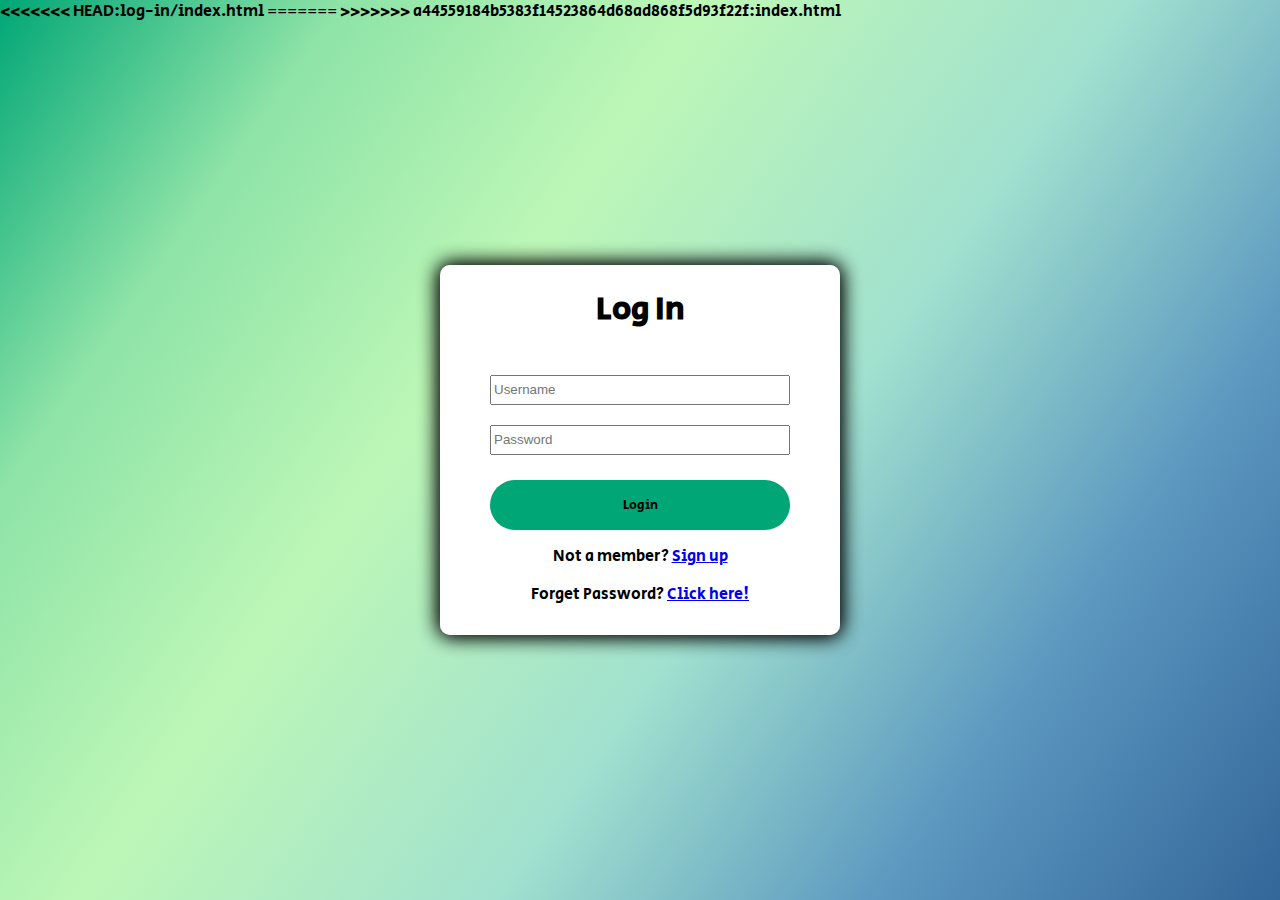
<file: log-in/index.html>
<<<<<<< HEAD:log-in/index.html
<!DOCTYPE html>
<html lang="en">
  <head>
    <meta charset="UTF-8" />
    <meta http-equiv="X-UA-Compatible" content="IE=edge" />
    <meta name="viewport" content="width=device-width, initial-scale=1.0" />
    <title>Document</title>
    <link rel="stylesheet" href="style.css" />
    <link rel="preconnect" href="https://fonts.googleapis.com" />
    <link rel="preconnect" href="https://fonts.gstatic.com" crossorigin />
    <link
      href="https://fonts.googleapis.com/css2?family=Secular+One&display=swap"
      rel="stylesheet"
    />
  </head>
  <body>
    <div class="login">
      <h1>Log In</h1>
      <form method="post">
        <div class="txt">
          <input type="text" required placeholder="Username" />
        </div>
        <div class="txt">
          <input type="password" required placeholder="Password" />
        </div>
        <input type="submit" value="Login" />
        <div class="sign-up">
          Not a member? <a href="./sign-up.html">Sign up</a>
        </div>
        <div class="pssw">
          Forget Password?
          <a href="./forget-pssw.html">Click here!</a>
        </div>
      </form>
    </div>
  </body>
</html>
=======
<!DOCTYPE html>
<html lang="en">
  <head>
    <meta charset="UTF-8" />
    <meta http-equiv="X-UA-Compatible" content="IE=edge" />
    <meta name="viewport" content="width=device-width, initial-scale=1.0" />
    <title>Document</title>
    <link rel="stylesheet" href="style.css" />
    <link rel="preconnect" href="https://fonts.googleapis.com" />
    <link rel="preconnect" href="https://fonts.gstatic.com" crossorigin />
    <link
      href="https://fonts.googleapis.com/css2?family=Secular+One&display=swap"
      rel="stylesheet"
    />
  </head>
  <body>
    <div class="login">
      <h1>Log In</h1>
      <form method="post">
        <div class="txt">
          <input type="text" required placeholder="Username" />
        </div>
        <div class="txt">
          <input type="password" required placeholder="Password" />
        </div>
        <input type="submit" value="Login" />
        <div class="sign-up">
          Not a member? <a href="./sign_up.html">Sign up</a>
        </div>
        <div class="pssw">
          Forget Password?
          <a href="./forget_pssw.html">Click here!</a>
        </div>
      </form>
    </div>
  </body>
</html>
>>>>>>> a44559184b5383f14523864d68ad868f5d93f22f:index.html
</file>
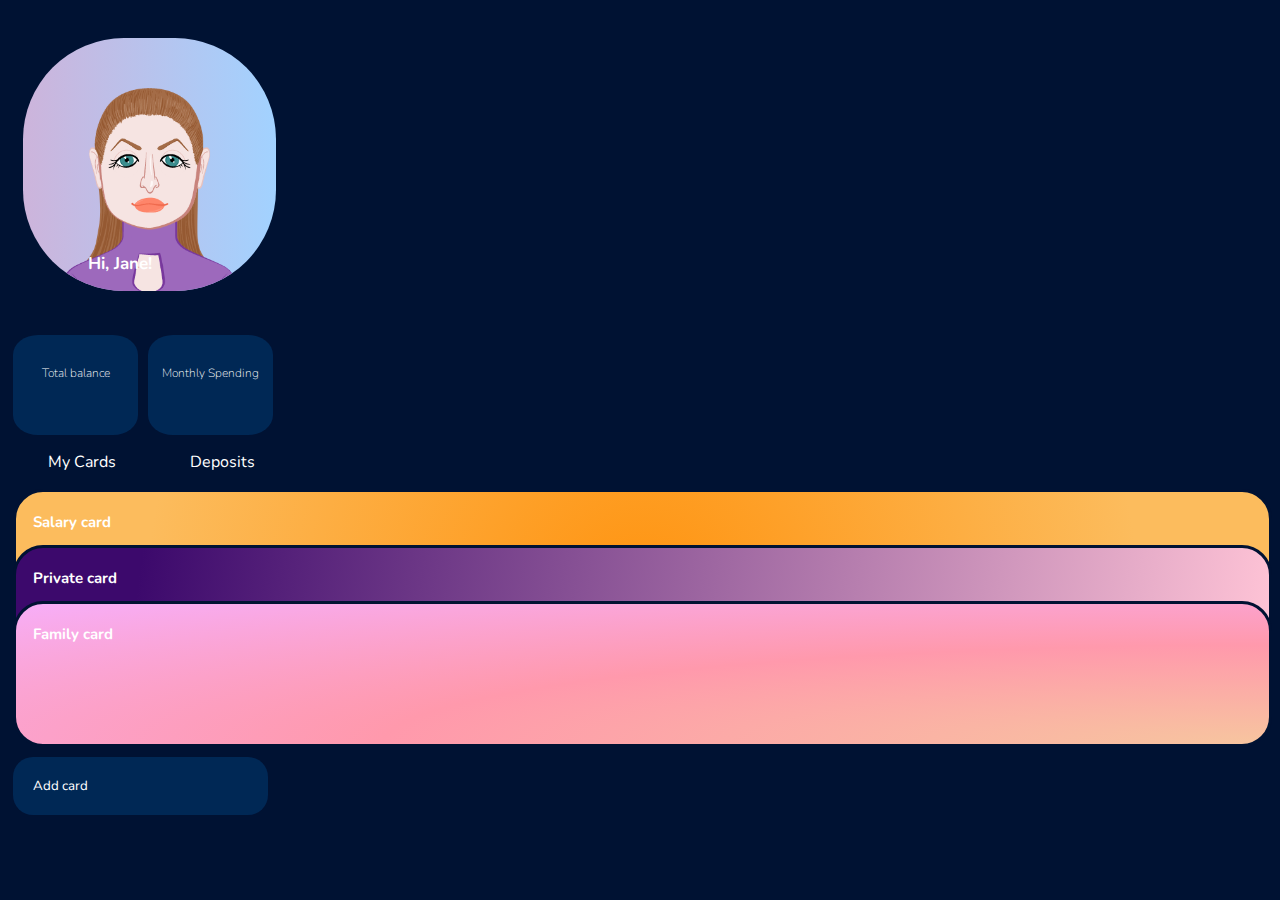
<file: mobile/index.html>
<!DOCTYPE html>
<html lang="en">
  <head>
    <meta charset="UTF-8" />
    <meta http-equiv="X-UA-Compatible" content="IE=edge" />
    <meta name="viewport" content="width=device-width, initial-scale=1.0" />
    <link rel="stylesheet" href="style.css" />
    <link rel="preconnect" href="https://fonts.googleapis.com" />
    <link rel="preconnect" href="https://fonts.gstatic.com" crossorigin />
    <link
      href="https://fonts.googleapis.com/css2?family=Nunito:wght@200&display=swap"
      rel="stylesheet"
    />
    <title>Document</title>
  </head>
  <body>
    <img src="./avatar.png" alt="" id="avatar" />
    <h2 id="hello">Hi, Jane!</h2>
    <nav id="full">
      <div id="balance">Total balance</div>
      <div id="spending">Monthly Spending</div>
      <nav id="cards">
        <ul id="card-types">
          <li>My Cards</li>
          <li>Deposits</li>
        </ul>
        <div id="salary">Salary card</div>
        <div id="private">Private card</div>
        <div id="family">Family card</div>
      </nav>
      <button id="add">Add card</button>
    </nav>
  </body>
</html>
</file>
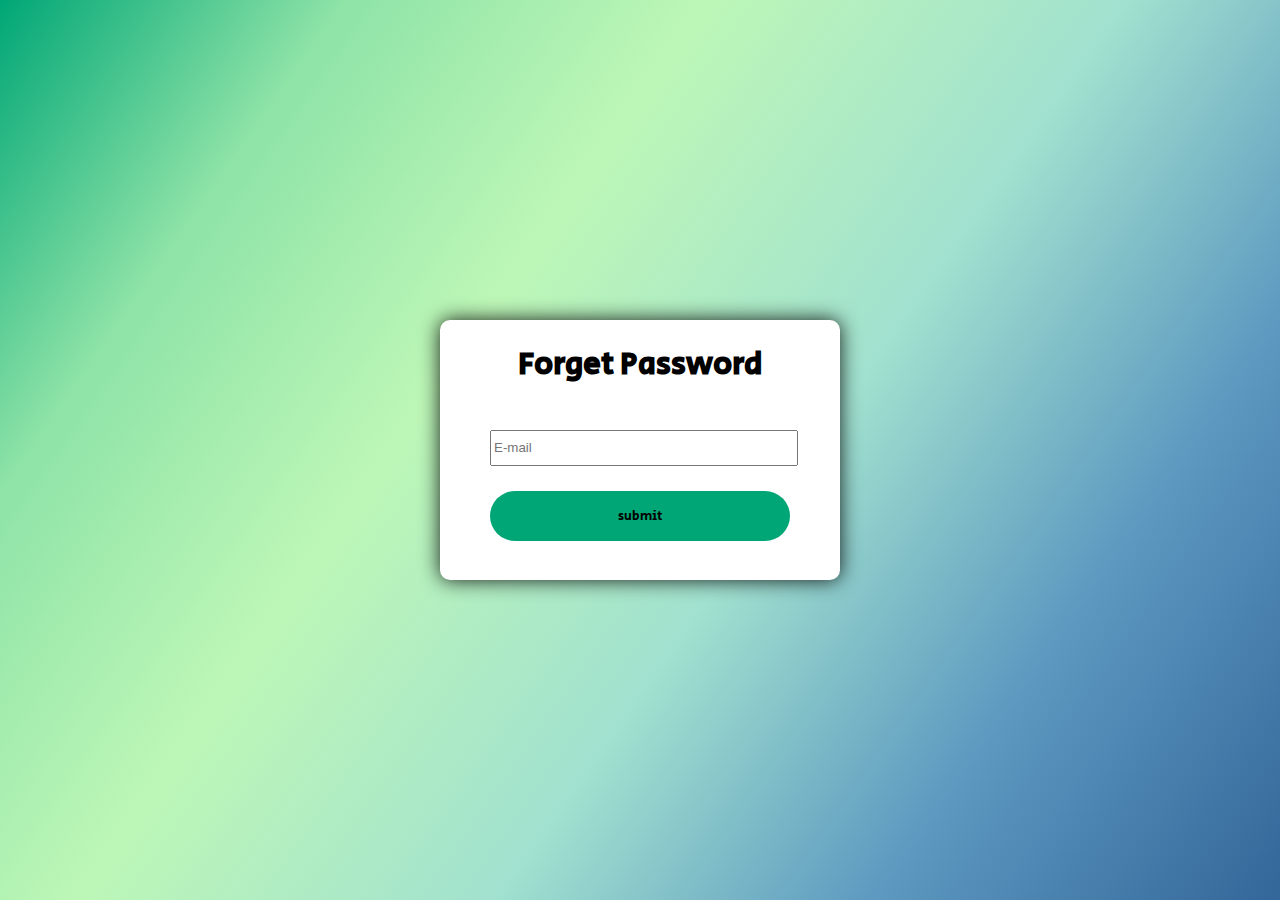
<file: forget_pssw.html>
<!DOCTYPE html>
<html lang="en">
  <head>
    <meta charset="UTF-8" />
    <meta http-equiv="X-UA-Compatible" content="IE=edge" />
    <meta name="viewport" content="width=device-width, initial-scale=1.0" />
    <title>Document</title>
    <link rel="stylesheet" href="style_forget_pssw.css" />
    <link rel="preconnect" href="https://fonts.googleapis.com" />
    <link rel="preconnect" href="https://fonts.gstatic.com" crossorigin />
    <link
      href="https://fonts.googleapis.com/css2?family=Secular+One&display=swap"
      rel="stylesheet"
    />
  </head>
  <body>
    <div class="login">
      <h1>Forget Password</h1>
      <form method="post">
        <div class="txt">
          <input type="text" placeholder="E-mail" />
        </div>
        <form action="./index.html">
          <input type="submit" value="submit" />
        </form>
      </form>
    </div>
  </body>
</html>
</file>
<file: log-in/style.css>
body {
  margin: 0;
  padding: 0;
  font-family: "Secular One", sans-serif;
  background: linear-gradient(
    125deg,
    #00a676 0%,
    #8ee3a7 18%,
    #bdf7b7 37%,
    #a1e1cf 59%,
    #5c98c0 79%,
    #336699 100%
  );
  height: 100vh;
  overflow: hidden;
}
.header ul {
  height: 50px;
  display: flex;
  justify-content: center;
}
.header ul li {
  display: inline-block;
  padding: 40px 15px;
}
.header ul li a {
  text-decoration: 0;
  color: #000;
  font-size: 20px;
  padding: 5px 10px;
}
.login {
  position: absolute;
  top: 50%;
  left: 50%;
  transform: translate(-50%, -50%);
  width: 400px;
  background-color: white;
  height: 370px;
  border-radius: 10px;
  box-shadow: 0px 0px 20px rgba(0, 0, 0, 0.89);
}
.login h1 {
  text-align: center;
  padding: 0 0 20px 0;
}
.login form {
  padding: 0 50px;
}
input[type="text"],
input[type="password"] {
  display: block;
  margin: 20px auto;
  height: 30px;
  width: 300px;
}
input[type="password"] {
  top: 50%;
}
label {
  margin: 0;
  padding: 0;
}

input[type="submit"] {
  font-family: "Secular One", sans-serif;
  margin-top: 5px;
  width: 100%;
  height: 50px;
  background-color: #00a676;
  border: 0;
  border-radius: 100px;
}

.sign-up,
.pssw {
  text-align: center;
  padding: 15px 0;
}
.pssw {
  margin-top: 0px;
  padding: 0;
}
</file>
<file: mobile/style.css>
* {
  background-color: #001233;
  font-family: "Nunito", sans-serif;
  color: white;
}

#avatar {
  border-radius: 40%;
  margin: 15px;
  margin-top: 30px;
  width: 20%;
  background: linear-gradient(
    90deg,
    rgba(205, 180, 219, 1) 0%,
    rgba(162, 210, 255, 1) 100%
  );
  cursor: pointer;
}
#hello {
  margin-left: 80px;
  margin-top: -60px;
  font-size: 17px;
}

#full {
  padding-left: 5px;
}

#balance,
#spending {
  background-color: #002855;
  border-radius: 20%;
  width: 125px;
  height: 70px;
  text-align: center;
  padding-top: 30px;
  font-size: 12px;
  font-weight: lighter;
  margin-top: 60px;
  cursor: pointer;
}
nav ul {
  padding-left: 0px;
}
nav ul li {
  list-style-type: none;
  display: inline;
  padding: 10px 35px;
}
#spending {
  margin-left: 135px;
  margin-top: -100px;
}

#salary,
#private,
#family {
  height: 100px;
  cursor: pointer;
  border-radius: 30px 30px 0 0;
  height: 200px;
  padding: 0 0 0 17px;
  padding-top: 20px;
  border: 3.5px solid #001233;
  font-weight: bold;
  font-size: 15px;
}
#salary {
  margin-top: 0px;
  background: radial-gradient(
    circle,
    rgba(255, 147, 15, 1) 0%,
    rgba(252, 188, 93, 1) 78%
  );
}

#private {
  margin-top: -170px;
  height: 100px;
  background: linear-gradient(
    278deg,
    rgba(255, 196, 214, 1) 0%,
    rgba(60, 9, 108, 1) 90%
  );
}

#family {
  margin-top: -70px;
  height: 120px;
  border-radius: 30px;
  background: -webkit-radial-gradient(bottom right, #f7c59f, #ff99ac, #f7aef8);
}

#add {
  padding: 20px;
  width: 255px;
  border: none;
  background-color: #002855;
  border-radius: 20px;
  margin-top: 10px;
  text-align: left;
}
</file>
<file: style_forget_pssw.css>
body {
  margin: 0;
  padding: 0;
  font-family: "Secular One", sans-serif;
  background: linear-gradient(
    125deg,
    #00a676 0%,
    #8ee3a7 18%,
    #bdf7b7 37%,
    #a1e1cf 59%,
    #5c98c0 79%,
    #336699 100%
  );
  height: 100vh;
  overflow: hidden;
}
.header ul {
  height: 50px;
  display: flex;
  justify-content: center;
}
.header ul li {
  display: inline-block;
  padding: 40px 15px;
}
.header ul li a {
  text-decoration: 0;
  color: #000;
  font-size: 20px;
  padding: 5px 10px;
}
.login {
  position: absolute;
  top: 50%;
  left: 50%;
  transform: translate(-50%, -50%);
  width: 400px;
  background-color: white;
  height: 260px;
  border-radius: 10px;
  box-shadow: 0px 0px 20px rgba(0, 0, 0, 0.89);
}
.login h1 {
  text-align: center;
  padding: 0 0 20px 0;
}
.login form {
  padding: 0 50px;
}
input[type="text"],
input[type="password"] {
  display: block;
  margin: 20px auto;
  height: 30px;
  width: 300px;
}
input[type="password"] {
  top: 50%;
}
label {
  margin: 0;
  padding: 0;
}

input[type="submit"] {
  font-family: "Secular One", sans-serif;
  margin-top: 5px;
  width: 100%;
  height: 50px;
  background-color: #00a676;
  border: 0;
  border-radius: 100px;
}

.sign-up,
.pssw {
  text-align: center;
  padding: 15px 0;
}
.pssw {
  margin-top: 0px;
  padding: 0;
}
</file>
